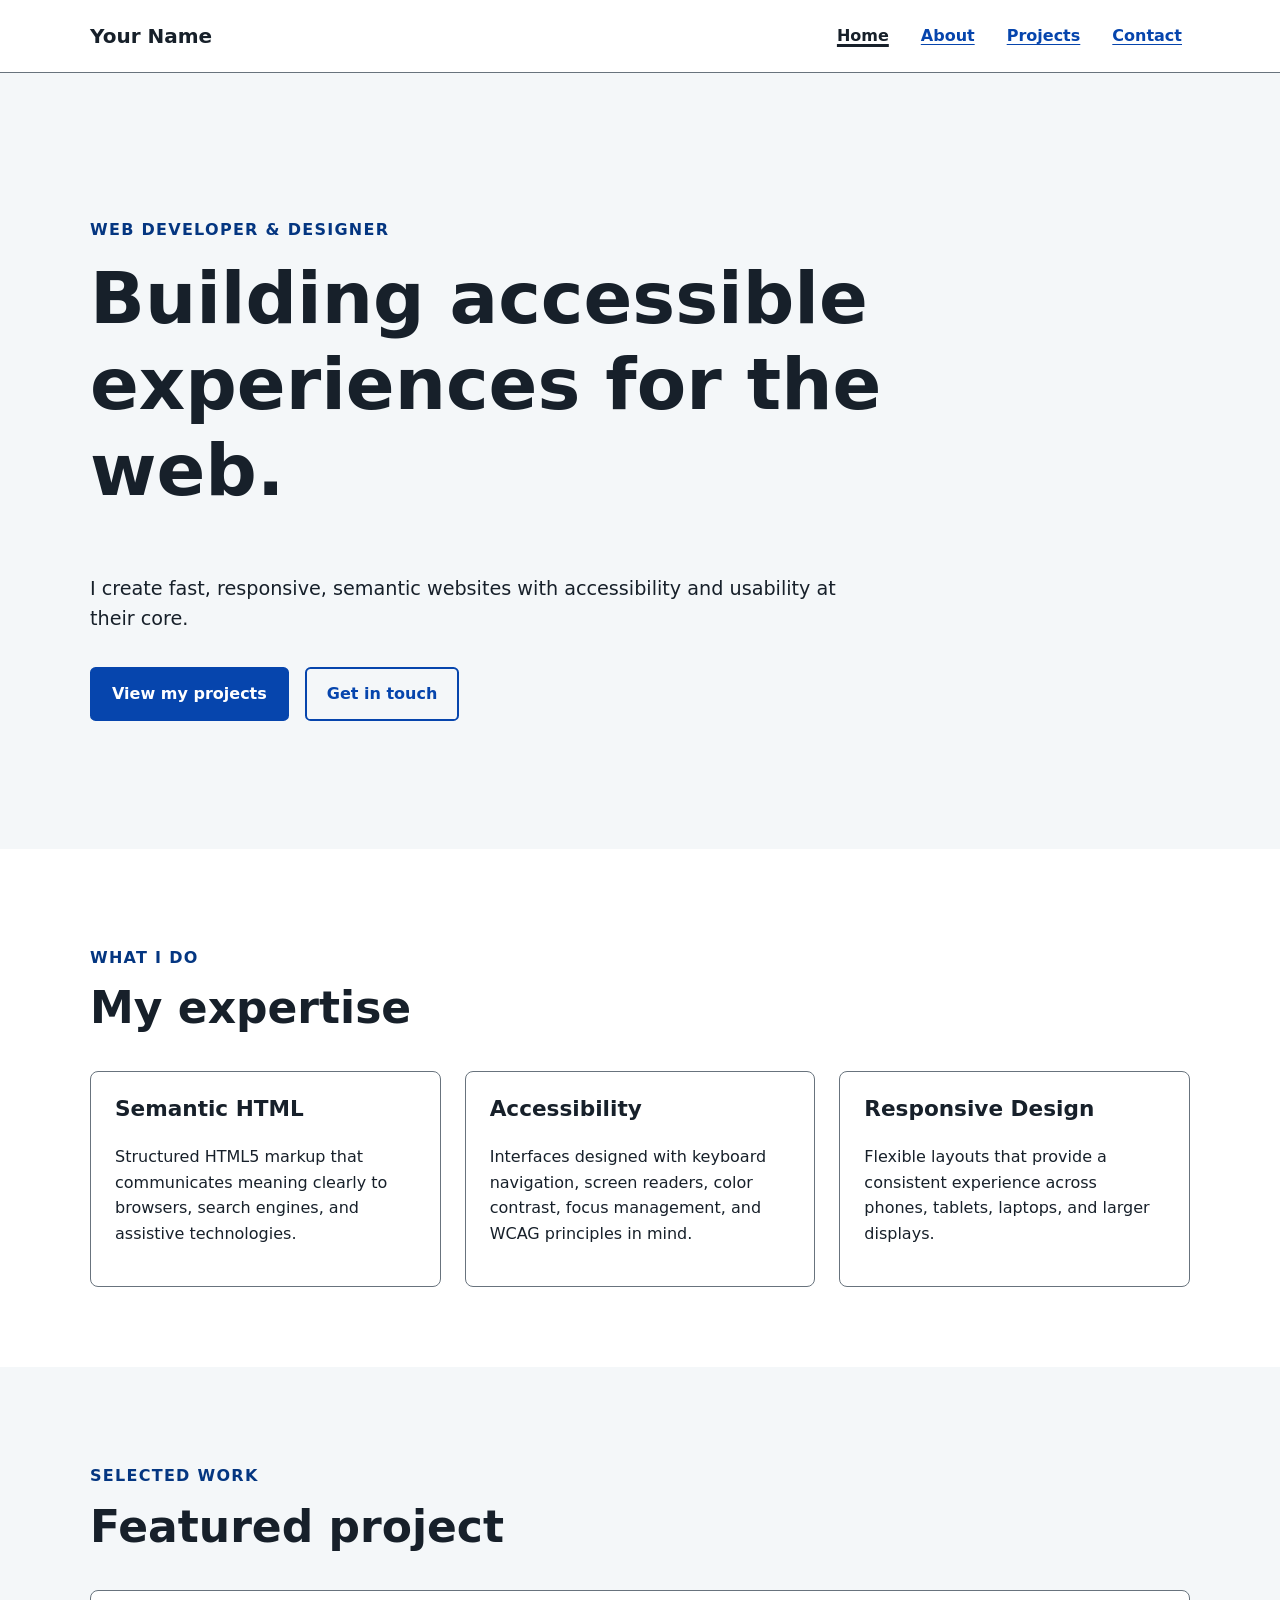
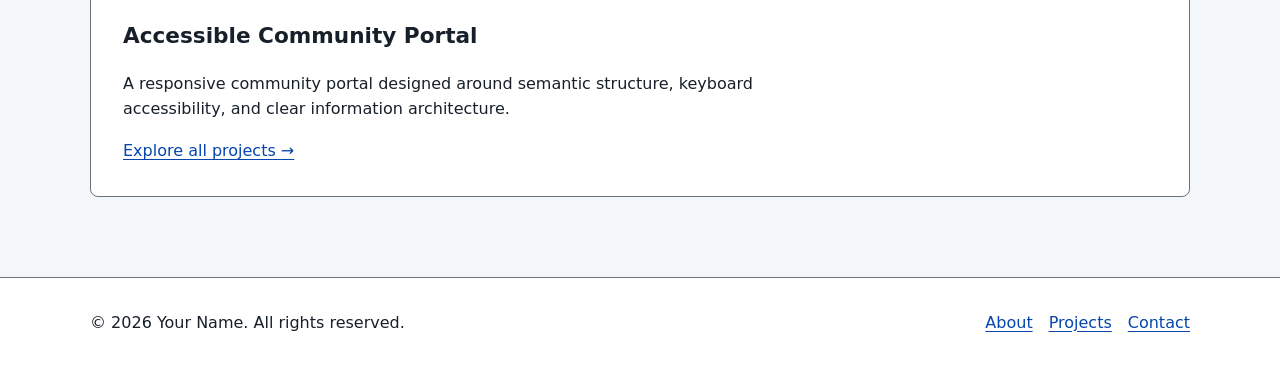
<file: index.html>
<!doctype html>
<html lang="en">
<head>
  <meta charset="utf-8">

  <meta
    name="viewport"
    content="width=device-width, initial-scale=1"
  >

  <title>Your Name | Web Developer & Designer</title>

  <meta
    name="description"
    content="Portfolio of Your Name, a web developer specializing in accessible, semantic, and responsive websites."
  >

  <meta name="author" content="Your Name">
  <meta
    name="robots"
    content="index, follow"
  >

  <link
    rel="canonical"
    href="https://www.example.com/"
  >

  <meta
    property="og:title"
    content="Your Name | Web Developer & Designer"
  >
  <meta
    property="og:description"
    content="Explore the portfolio and projects of Your Name."
  >
  <meta
    property="og:type"
    content="website"
  >
  <meta
    property="og:url"
    content="https://www.example.com/"
  >

  <link rel="stylesheet" href="styles.css">
</head>

<body>
  <a class="skip-link" href="#main-content">
    Skip to main content
  </a>

  <header class="site-header">
    <div class="container header-inner">
      <a class="site-logo" href="index.html" aria-label="Your Name home">
        Your Name
      </a>

      <nav aria-label="Primary navigation">
        <ul class="nav-list">
          <li>
            <a href="index.html" aria-current="page">Home</a>
          </li>
          <li>
            <a href="about.html">About</a>
          </li>
          <li>
            <a href="projects.html">Projects</a>
          </li>
          <li>
            <a href="contact.html">Contact</a>
          </li>
        </ul>
      </nav>
    </div>
  </header>

  <main id="main-content">
    <section class="hero" aria-labelledby="hero-title">
      <div class="container">
        <p class="eyebrow">Web Developer & Designer</p>

        <h1 id="hero-title">
          Building accessible experiences for the web.
        </h1>

        <p class="hero-text">
          I create fast, responsive, semantic websites with accessibility
          and usability at their core.
        </p>

        <div class="button-group">
          <a class="button" href="projects.html">
            View my projects
          </a>

          <a class="button button-secondary" href="contact.html">
            Get in touch
          </a>
        </div>
      </div>
    </section>

    <section class="section" aria-labelledby="services-title">
      <div class="container">
        <header class="section-header">
          <p class="eyebrow">What I do</p>
          <h2 id="services-title">My expertise</h2>
        </header>

        <div class="card-grid">
          <article class="card">
            <h3>Semantic HTML</h3>
            <p>
              Structured HTML5 markup that communicates meaning clearly
              to browsers, search engines, and assistive technologies.
            </p>
          </article>

          <article class="card">
            <h3>Accessibility</h3>
            <p>
              Interfaces designed with keyboard navigation, screen readers,
              color contrast, focus management, and WCAG principles in mind.
            </p>
          </article>

          <article class="card">
            <h3>Responsive Design</h3>
            <p>
              Flexible layouts that provide a consistent experience across
              phones, tablets, laptops, and larger displays.
            </p>
          </article>
        </div>
      </div>
    </section>

    <section class="section section-alt" aria-labelledby="featured-title">
      <div class="container">
        <header class="section-header">
          <p class="eyebrow">Selected work</p>
          <h2 id="featured-title">Featured project</h2>
        </header>

        <article class="project-feature">
          <div>
            <h3>Accessible Community Portal</h3>

            <p>
              A responsive community portal designed around semantic
              structure, keyboard accessibility, and clear information
              architecture.
            </p>

            <a href="projects.html">
              Explore all projects
              <span aria-hidden="true">→</span>
            </a>
          </div>
        </article>
      </div>
    </section>
  </main>

  <footer class="site-footer">
    <div class="container footer-inner">
      <p>
        &copy; 2026 Your Name. All rights reserved.
      </p>

      <nav aria-label="Footer navigation">
        <ul class="footer-nav">
          <li><a href="about.html">About</a></li>
          <li><a href="projects.html">Projects</a></li>
          <li><a href="contact.html">Contact</a></li>
        </ul>
      </nav>
    </div>
  </footer>
</body>
</html>
</file>
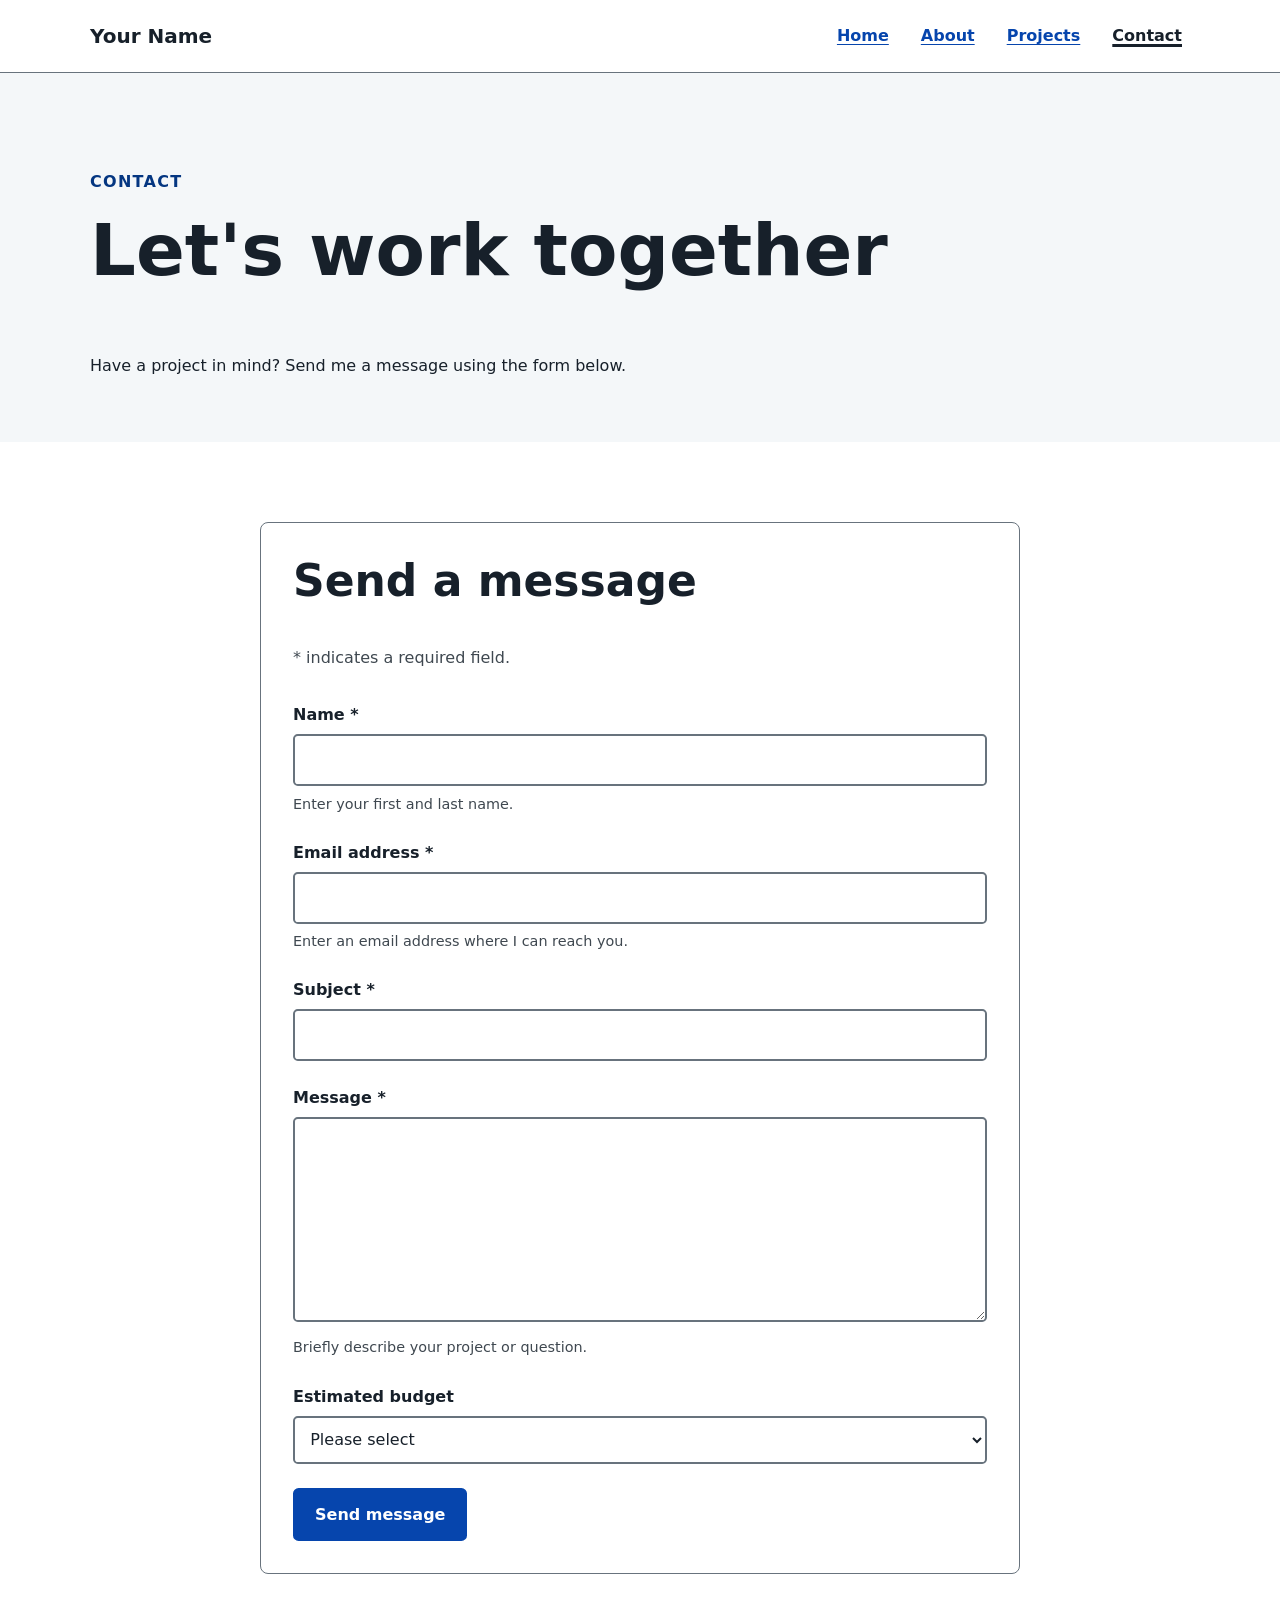
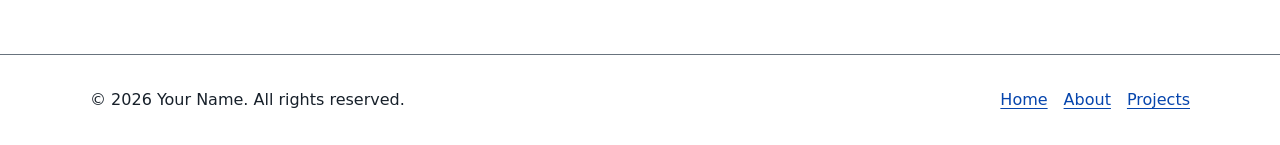
<file: contact.html>
<!doctype html>
<html lang="en">
<head>
  <meta charset="utf-8">

  <meta
    name="viewport"
    content="width=device-width, initial-scale=1"
  >

  <title>Contact | Your Name</title>

  <meta
    name="description"
    content="Contact Your Name about web development, accessibility, responsive design, and website projects."
  >

  <meta name="author" content="Your Name">
  <meta name="robots" content="index, follow">

  <link
    rel="canonical"
    href="https://www.example.com/contact.html"
  >

  <meta
    property="og:title"
    content="Contact | Your Name"
  >
  <meta
    property="og:description"
    content="Get in touch with Your Name about a web development project."
  >
  <meta
    property="og:type"
    content="website"
  >

  <link rel="stylesheet" href="styles.css">
</head>

<body>
  <a class="skip-link" href="#main-content">
    Skip to main content
  </a>

  <header class="site-header">
    <div class="container header-inner">
      <a class="site-logo" href="index.html" aria-label="Your Name home">
        Your Name
      </a>

      <nav aria-label="Primary navigation">
        <ul class="nav-list">
          <li><a href="index.html">Home</a></li>
          <li><a href="about.html">About</a></li>
          <li><a href="projects.html">Projects</a></li>
          <li>
            <a href="contact.html" aria-current="page">Contact</a>
          </li>
        </ul>
      </nav>
    </div>
  </header>

  <main id="main-content">
    <section class="page-header" aria-labelledby="page-title">
      <div class="container">
        <p class="eyebrow">Contact</p>
        <h1 id="page-title">Let's work together</h1>
        <p>
          Have a project in mind? Send me a message using the form below.
        </p>
      </div>
    </section>

    <section class="section" aria-labelledby="form-title">
      <div class="container narrow">
        <form
          class="contact-form"
          action="/contact"
          method="post"
          aria-labelledby="form-title"
        >
          <h2 id="form-title">Send a message</h2>

          <p id="required-note">
            <span aria-hidden="true">*</span>
            indicates a required field.
          </p>

          <div class="form-group">
            <label for="name">
              Name
              <span aria-hidden="true">*</span>
            </label>

            <input
              id="name"
              name="name"
              type="text"
              autocomplete="name"
              required
              aria-required="true"
              aria-describedby="name-help"
            >

            <p id="name-help" class="field-help">
              Enter your first and last name.
            </p>
          </div>

          <div class="form-group">
            <label for="email">
              Email address
              <span aria-hidden="true">*</span>
            </label>

            <input
              id="email"
              name="email"
              type="email"
              autocomplete="email"
              inputmode="email"
              required
              aria-required="true"
              aria-describedby="email-help"
            >

            <p id="email-help" class="field-help">
              Enter an email address where I can reach you.
            </p>
          </div>

          <div class="form-group">
            <label for="subject">
              Subject
              <span aria-hidden="true">*</span>
            </label>

            <input
              id="subject"
              name="subject"
              type="text"
              autocomplete="off"
              required
              aria-required="true"
            >
          </div>

          <div class="form-group">
            <label for="message">
              Message
              <span aria-hidden="true">*</span>
            </label>

            <textarea
              id="message"
              name="message"
              rows="7"
              required
              aria-required="true"
              aria-describedby="message-help"
            ></textarea>

            <p id="message-help" class="field-help">
              Briefly describe your project or question.
            </p>
          </div>

          <div class="form-group">
            <label for="budget">Estimated budget</label>

            <select
              id="budget"
              name="budget"
            >
              <option value="">Please select</option>
              <option value="under-1000">Under $1,000</option>
              <option value="1000-5000">$1,000–$5,000</option>
              <option value="5000-10000">$5,000–$10,000</option>
              <option value="over-10000">Over $10,000</option>
            </select>
          </div>

          <button class="button" type="submit">
            Send message
          </button>
        </form>
      </div>
    </section>
  </main>

  <footer class="site-footer">
    <div class="container footer-inner">
      <p>&copy; 2026 Your Name. All rights reserved.</p>

      <nav aria-label="Footer navigation">
        <ul class="footer-nav">
          <li><a href="index.html">Home</a></li>
          <li><a href="about.html">About</a></li>
          <li><a href="projects.html">Projects</a></li>
        </ul>
      </nav>
    </div>
  </footer>
</body>
</html>
</file>
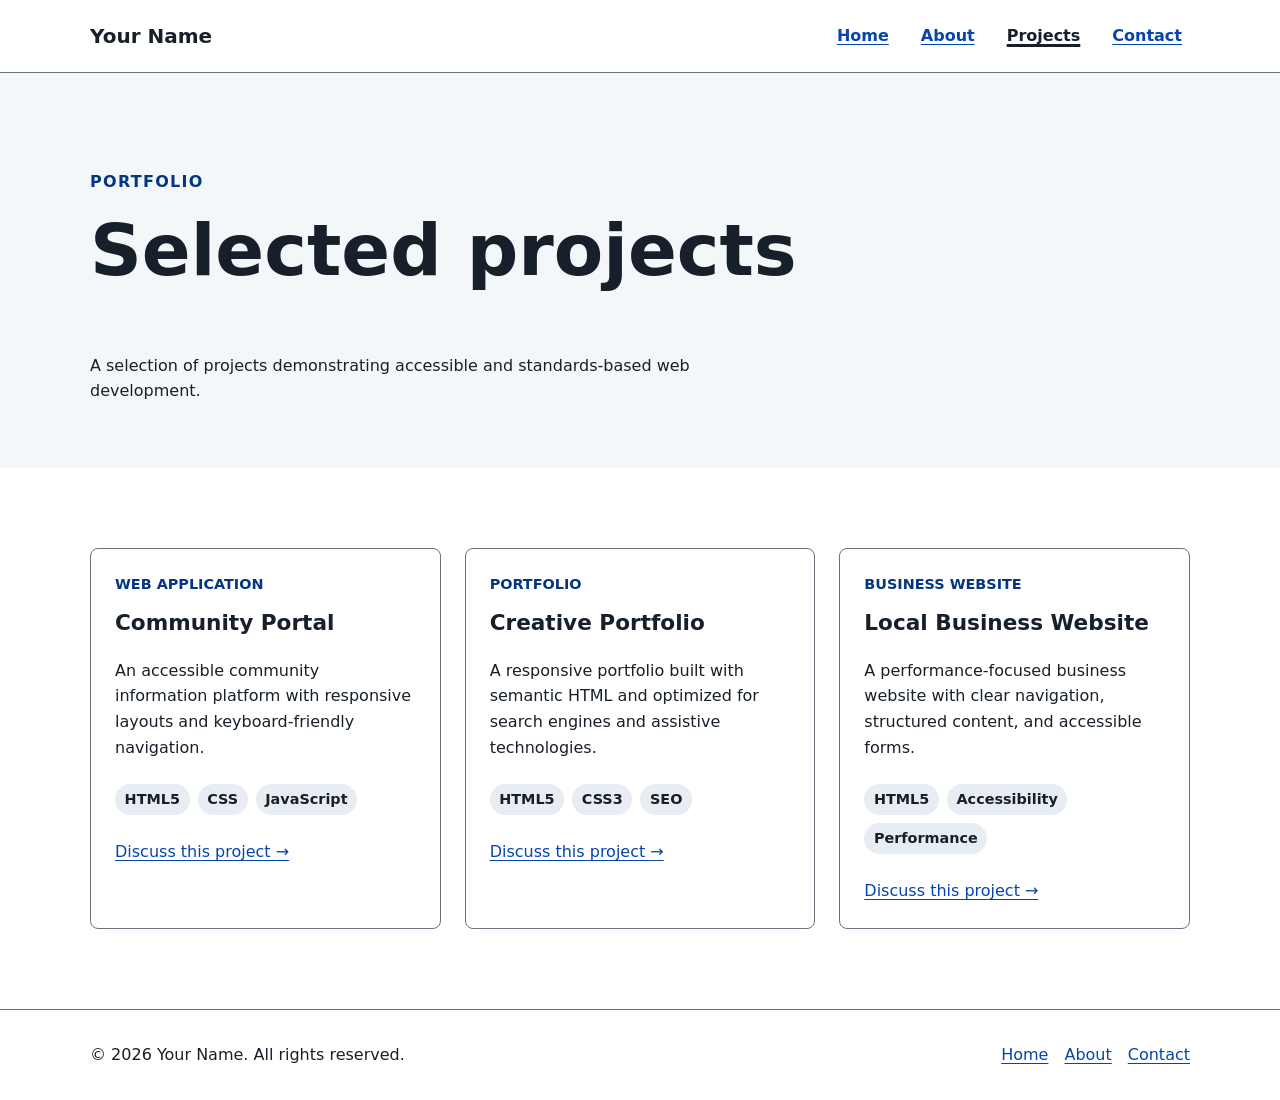
<file: projects.html>
<!doctype html>
<html lang="en">
<head>
  <meta charset="utf-8">

  <meta
    name="viewport"
    content="width=device-width, initial-scale=1"
  >

  <title>Projects | Your Name</title>

  <meta
    name="description"
    content="View selected web development projects by Your Name, including accessible and responsive websites."
  >

  <meta name="author" content="Your Name">
  <meta name="robots" content="index, follow">

  <link
    rel="canonical"
    href="https://www.example.com/projects.html"
  >

  <meta
    property="og:title"
    content="Projects | Your Name"
  >
  <meta
    property="og:description"
    content="Explore selected accessible and responsive web development projects."
  >
  <meta
    property="og:type"
    content="website"
  >

  <link rel="stylesheet" href="styles.css">
</head>

<body>
  <a class="skip-link" href="#main-content">
    Skip to main content
  </a>

  <header class="site-header">
    <div class="container header-inner">
      <a class="site-logo" href="index.html" aria-label="Your Name home">
        Your Name
      </a>

      <nav aria-label="Primary navigation">
        <ul class="nav-list">
          <li><a href="index.html">Home</a></li>
          <li><a href="about.html">About</a></li>
          <li>
            <a href="projects.html" aria-current="page">Projects</a>
          </li>
          <li><a href="contact.html">Contact</a></li>
        </ul>
      </nav>
    </div>
  </header>

  <main id="main-content">
    <section class="page-header" aria-labelledby="page-title">
      <div class="container">
        <p class="eyebrow">Portfolio</p>
        <h1 id="page-title">Selected projects</h1>
        <p>
          A selection of projects demonstrating accessible and
          standards-based web development.
        </p>
      </div>
    </section>

    <section class="section" aria-labelledby="projects-title">
      <div class="container">
        <h2 id="projects-title" class="visually-hidden">
          Project list
        </h2>

        <div class="project-grid">
          <article class="project-card">
            <div class="project-content">
              <p class="project-type">Web Application</p>

              <h3>Community Portal</h3>

              <p>
                An accessible community information platform with
                responsive layouts and keyboard-friendly navigation.
              </p>

              <ul class="tag-list" aria-label="Technologies used">
                <li>HTML5</li>
                <li>CSS</li>
                <li>JavaScript</li>
              </ul>

              <a href="contact.html">
                Discuss this project
                <span aria-hidden="true">→</span>
              </a>
            </div>
          </article>

          <article class="project-card">
            <div class="project-content">
              <p class="project-type">Portfolio</p>

              <h3>Creative Portfolio</h3>

              <p>
                A responsive portfolio built with semantic HTML and
                optimized for search engines and assistive technologies.
              </p>

              <ul class="tag-list" aria-label="Technologies used">
                <li>HTML5</li>
                <li>CSS3</li>
                <li>SEO</li>
              </ul>

              <a href="contact.html">
                Discuss this project
                <span aria-hidden="true">→</span>
              </a>
            </div>
          </article>

          <article class="project-card">
            <div class="project-content">
              <p class="project-type">Business Website</p>

              <h3>Local Business Website</h3>

              <p>
                A performance-focused business website with clear
                navigation, structured content, and accessible forms.
              </p>

              <ul class="tag-list" aria-label="Technologies used">
                <li>HTML5</li>
                <li>Accessibility</li>
                <li>Performance</li>
              </ul>

              <a href="contact.html">
                Discuss this project
                <span aria-hidden="true">→</span>
              </a>
            </div>
          </article>
        </div>
      </div>
    </section>
  </main>

  <footer class="site-footer">
    <div class="container footer-inner">
      <p>&copy; 2026 Your Name. All rights reserved.</p>

      <nav aria-label="Footer navigation">
        <ul class="footer-nav">
          <li><a href="index.html">Home</a></li>
          <li><a href="about.html">About</a></li>
          <li><a href="contact.html">Contact</a></li>
        </ul>
      </nav>
    </div>
  </footer>
</body>
</html>
</file>
<file: styles.css>
/*
 * Accessible Portfolio
 * WCAG-oriented base styles
 */

:root {
  --color-text: #17202a;
  --color-background: #ffffff;
  --color-surface: #f4f7f9;
  --color-primary: #0645ad;
  --color-primary-dark: #043681;
  --color-border: #68737d;
  --color-focus: #ffbf00;

  --max-width: 1100px;
  --content-width: 760px;

  --space-1: 0.5rem;
  --space-2: 1rem;
  --space-3: 1.5rem;
  --space-4: 2rem;
  --space-5: 3rem;
  --space-6: 5rem;
}

*,
*::before,
*::after {
  box-sizing: border-box;
}

html {
  scroll-behavior: smooth;
}

body {
  margin: 0;
  color: var(--color-text);
  background: var(--color-background);
  font-family:
    system-ui,
    -apple-system,
    BlinkMacSystemFont,
    "Segoe UI",
    sans-serif;
  font-size: 1rem;
  line-height: 1.6;
}

img {
  display: block;
  max-width: 100%;
  height: auto;
}

a {
  color: var(--color-primary);
  text-underline-offset: 0.2em;
}

a:hover {
  color: var(--color-primary-dark);
}

a:focus-visible,
button:focus-visible,
input:focus-visible,
textarea:focus-visible,
select:focus-visible {
  outline: 3px solid var(--color-focus);
  outline-offset: 3px;
}

button,
input,
textarea,
select {
  font: inherit;
}

button,
.button {
  cursor: pointer;
}

h1,
h2,
h3 {
  line-height: 1.2;
  margin-top: 0;
}

h1 {
  max-width: 900px;
  font-size: clamp(2.25rem, 6vw, 4.5rem);
}

h2 {
  font-size: clamp(1.8rem, 4vw, 2.75rem);
}

h3 {
  font-size: 1.35rem;
}

p {
  max-width: 70ch;
}

.container {
  width: min(
    calc(100% - 2rem),
    var(--max-width)
  );
  margin-inline: auto;
}

.narrow {
  max-width: var(--content-width);
}

.visually-hidden {
  position: absolute;
  width: 1px;
  height: 1px;
  padding: 0;
  margin: -1px;
  overflow: hidden;
  clip: rect(0, 0, 0, 0);
  white-space: nowrap;
  border: 0;
}

/* Skip link */

.skip-link {
  position: absolute;
  z-index: 1000;
  top: 0;
  left: 0;
  padding: 0.75rem 1rem;
  color: #ffffff;
  background: #000000;
  transform: translateY(-120%);
}

.skip-link:focus {
  transform: translateY(0);
}

/* Header */

.site-header {
  border-bottom: 1px solid var(--color-border);
  background: var(--color-background);
}

.header-inner {
  display: flex;
  align-items: center;
  justify-content: space-between;
  gap: var(--space-3);
  min-height: 72px;
}

.site-logo {
  color: var(--color-text);
  font-size: 1.25rem;
  font-weight: 800;
  text-decoration: none;
}

.nav-list,
.footer-nav {
  display: flex;
  flex-wrap: wrap;
  gap: 0.25rem 1rem;
  padding: 0;
  margin: 0;
  list-style: none;
}

.nav-list a {
  display: inline-block;
  padding: 0.5rem;
  font-weight: 650;
}

.nav-list a[aria-current="page"] {
  color: var(--color-text);
  text-decoration-thickness: 3px;
}

/* Hero */

.hero {
  padding: clamp(4rem, 10vw, 8rem) 0;
  background: var(--color-surface);
}

.hero-text {
  max-width: 65ch;
  font-size: 1.2rem;
}

.eyebrow {
  margin-bottom: 0.75rem;
  color: var(--color-primary-dark);
  font-weight: 800;
  letter-spacing: 0.08em;
  text-transform: uppercase;
}

/* Sections */

.section {
  padding: var(--space-6) 0;
}

.section-alt {
  background: var(--color-surface);
}

.section-header {
  margin-bottom: var(--space-4);
}

.page-header {
  padding: var(--space-6) 0 var(--space-5);
  background: var(--color-surface);
}

/* Buttons */

.button-group {
  display: flex;
  flex-wrap: wrap;
  gap: var(--space-2);
  margin-top: var(--space-4);
}

.button {
  display: inline-block;
  padding: 0.75rem 1.25rem;
  border: 2px solid var(--color-primary);
  border-radius: 0.35rem;
  color: #ffffff;
  background: var(--color-primary);
  font-weight: 700;
  text-decoration: none;
}

.button:hover {
  color: #ffffff;
  background: var(--color-primary-dark);
}

.button-secondary {
  color: var(--color-primary);
  background: transparent;
}

.button-secondary:hover {
  color: #ffffff;
}

/* Cards */

.card-grid,
.project-grid {
  display: grid;
  grid-template-columns: repeat(3, 1fr);
  gap: var(--space-3);
}

.card,
.project-card,
.project-feature {
  border: 1px solid var(--color-border);
  border-radius: 0.5rem;
  background: var(--color-background);
}

.card {
  padding: var(--space-3);
}

.project-card {
  display: flex;
}

.project-content {
  width: 100%;
  padding: var(--space-3);
}

.project-type {
  margin-top: 0;
  color: var(--color-primary-dark);
  font-size: 0.9rem;
  font-weight: 700;
  text-transform: uppercase;
}

.project-feature {
  padding: var(--space-4);
}

.tag-list {
  display: flex;
  flex-wrap: wrap;
  gap: 0.5rem;
  padding: 0;
  margin: var(--space-3) 0;
  list-style: none;
}

.tag-list li {
  padding: 0.25rem 0.6rem;
  border-radius: 999px;
  background: #e7edf3;
  font-size: 0.9rem;
  font-weight: 650;
}

/* Skills */

.skills-list {
  display: grid;
  grid-template-columns: repeat(4, 1fr);
  gap: 1rem;
  padding: 0;
  list-style: none;
}

.skills-list li {
  padding: 1rem;
  border: 1px solid var(--color-border);
  border-radius: 0.35rem;
  background: var(--color-background);
  font-weight: 650;
}

/* Form */

.contact-form {
  padding: var(--space-4);
  border: 1px solid var(--color-border);
  border-radius: 0.5rem;
  background: var(--color-background);
}

.form-group {
  margin-bottom: var(--space-3);
}

.form-group label {
  display: block;
  margin-bottom: 0.4rem;
  font-weight: 700;
}

input,
textarea,
select {
  width: 100%;
  min-height: 48px;
  padding: 0.7rem;
  border: 2px solid var(--color-border);
  border-radius: 0.3rem;
  color: var(--color-text);
  background: #ffffff;
}

textarea {
  min-height: 160px;
  resize: vertical;
}

.field-help {
  margin: 0.4rem 0 0;
  color: #3f4850;
  font-size: 0.9rem;
}

#required-note {
  margin-bottom: var(--space-4);
  color: #3f4850;
}

/* Footer */

.site-footer {
  padding: var(--space-4) 0;
  border-top: 1px solid var(--color-border);
}

.footer-inner {
  display: flex;
  align-items: center;
  justify-content: space-between;
  gap: var(--space-3);
}

.footer-inner p {
  margin: 0;
}

/* Responsive */

@media (max-width: 800px) {
  .header-inner,
  .footer-inner {
    align-items: flex-start;
    flex-direction: column;
    padding-block: 1rem;
  }

  .card-grid,
  .project-grid {
    grid-template-columns: 1fr;
  }

  .skills-list {
    grid-template-columns: repeat(2, 1fr);
  }
}

@media (max-width: 500px) {
  .skills-list {
    grid-template-columns: 1fr;
  }

  .button {
    width: 100%;
    text-align: center;
  }
}

/*
 * Respect users who prefer reduced motion.
 */

@media (prefers-reduced-motion: reduce) {
  html {
    scroll-behavior: auto;
  }

  *,
  *::before,
  *::after {
    animation-duration: 0.01ms !important;
    animation-iteration-count: 1 !important;
    transition-duration: 0.01ms !important;
  }
}
</file>
